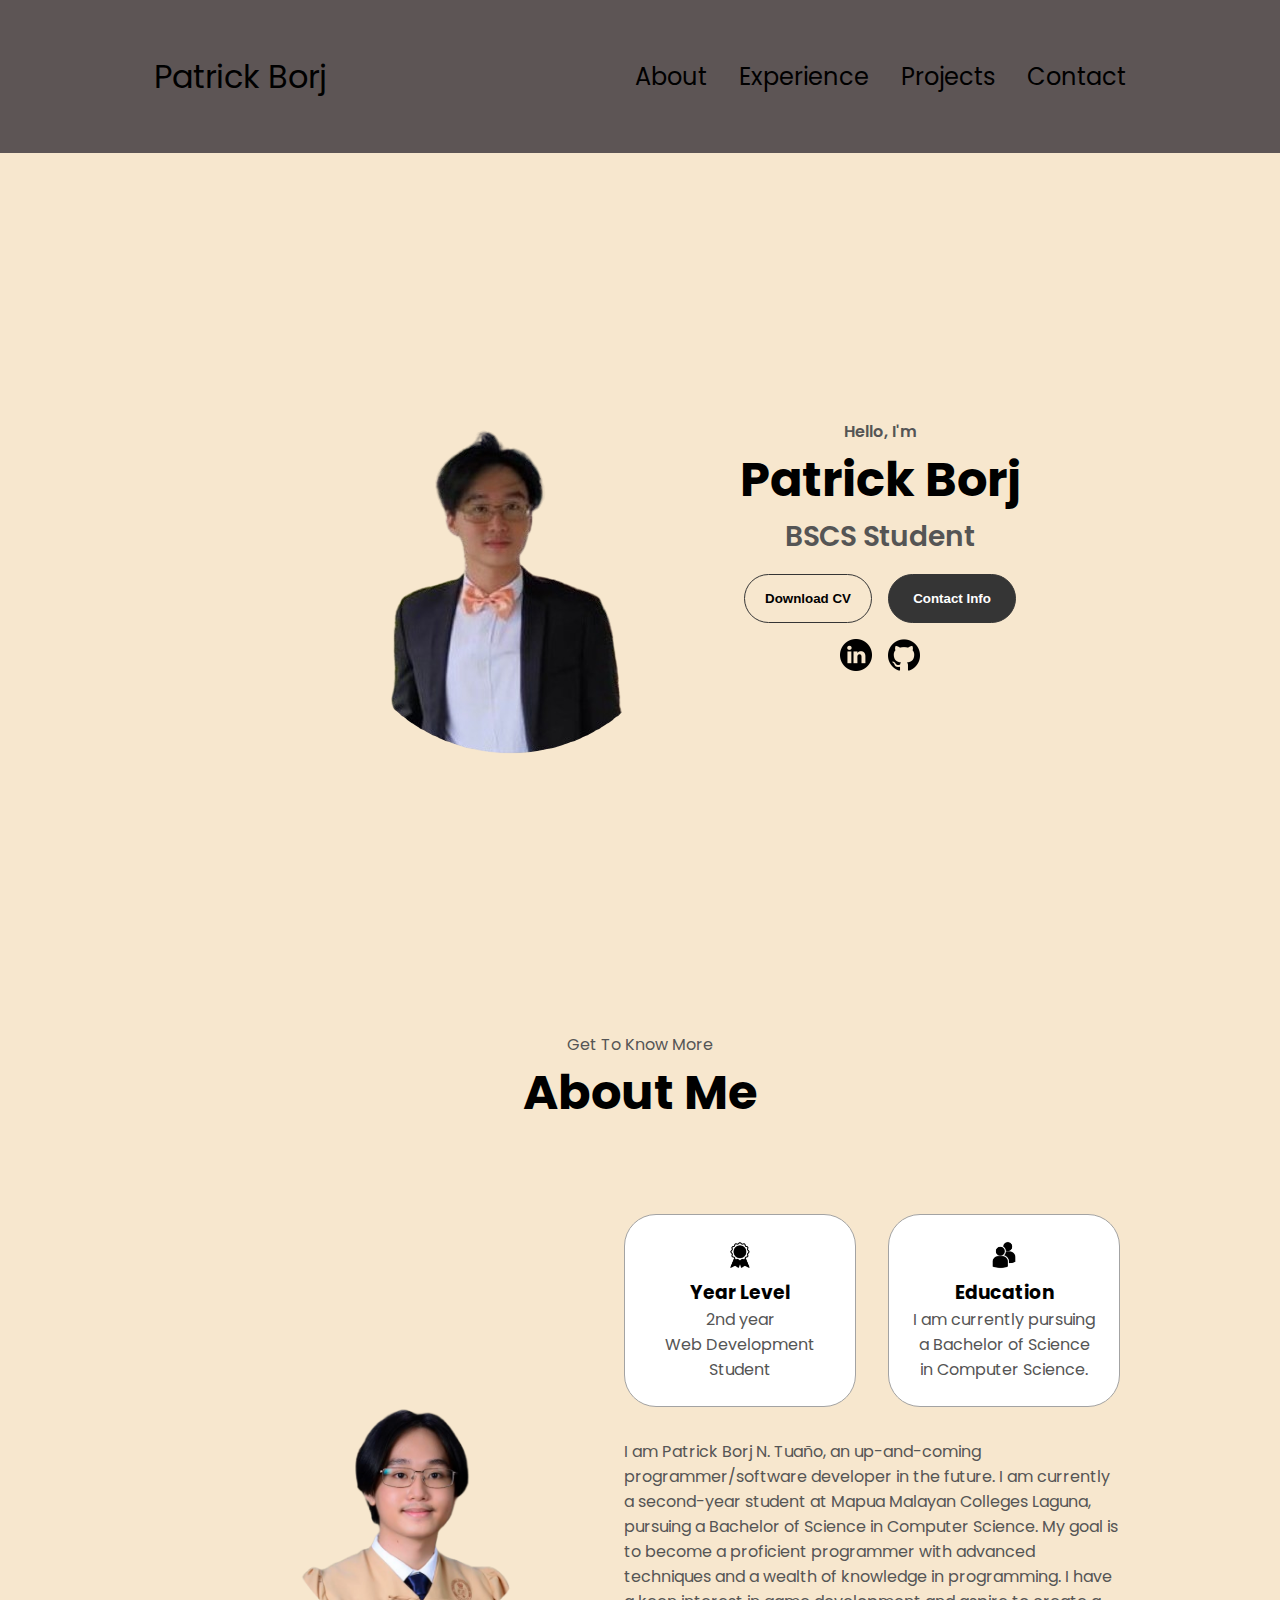
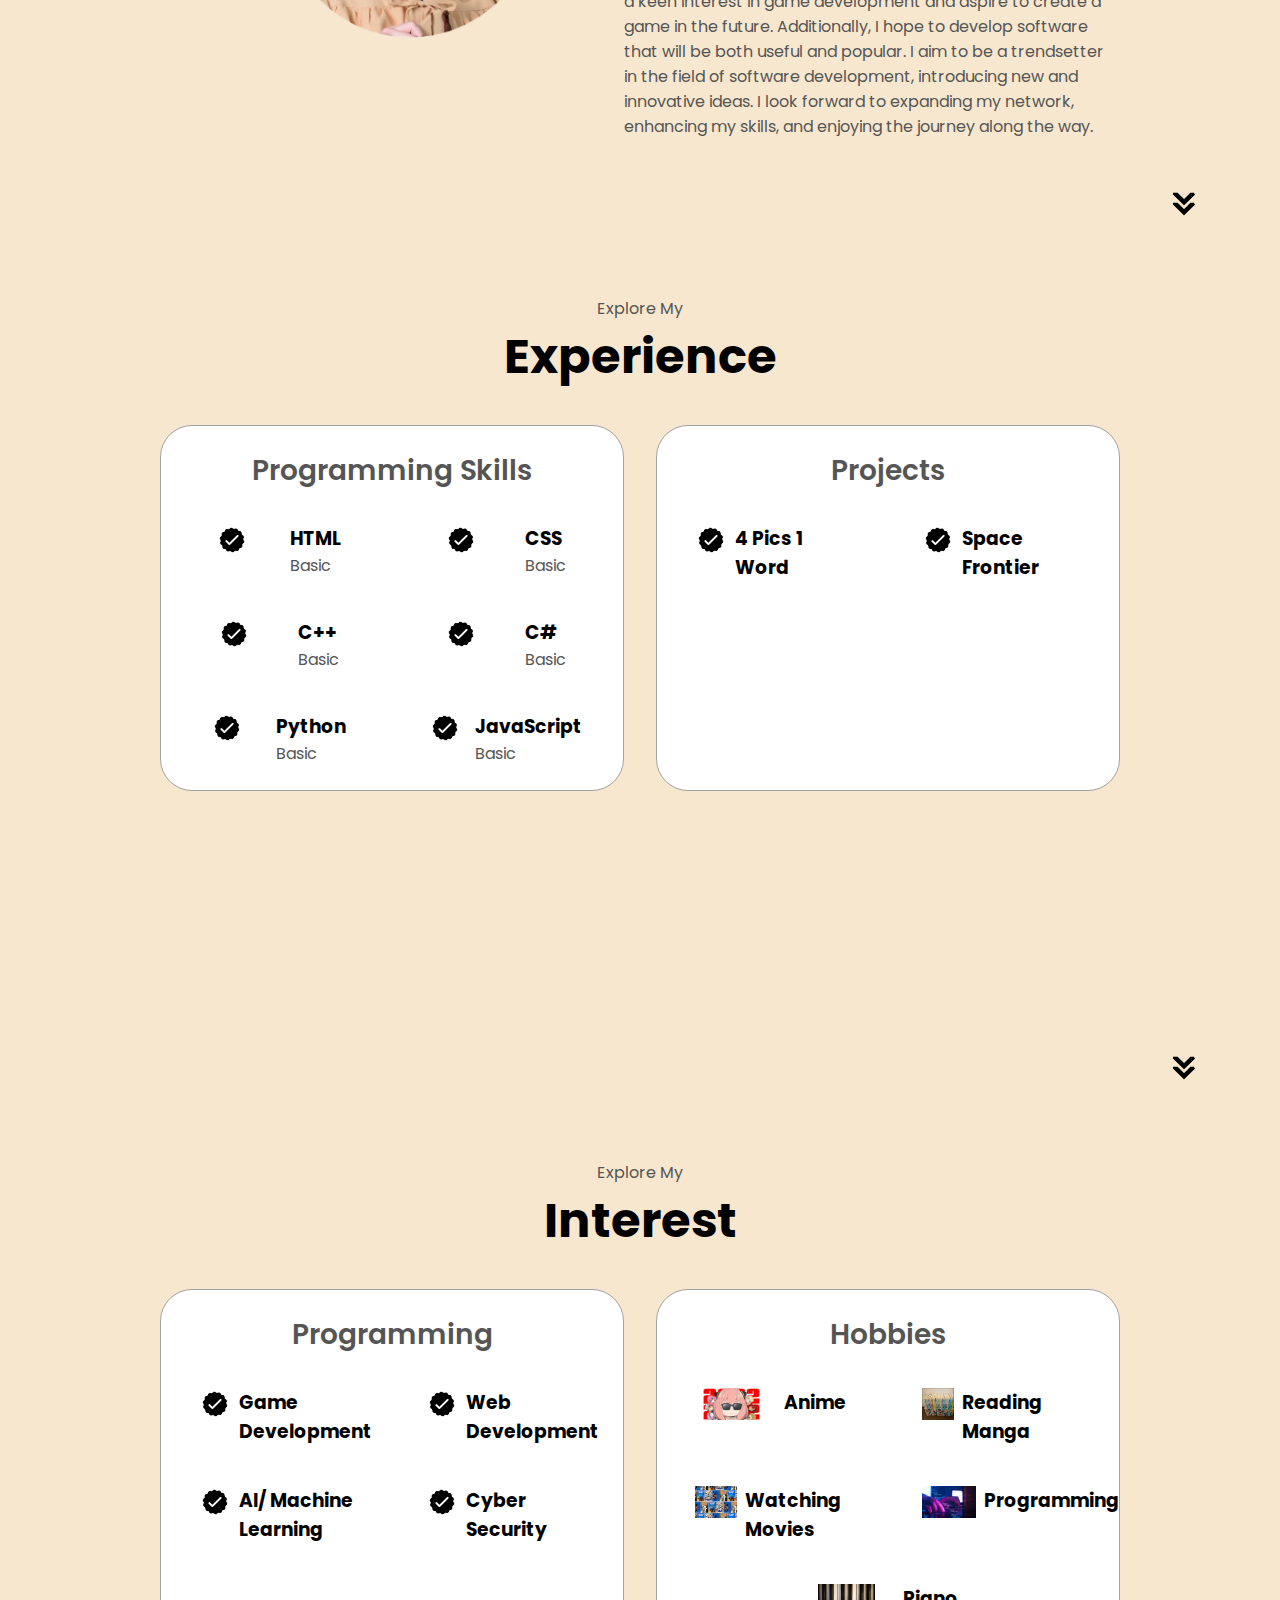
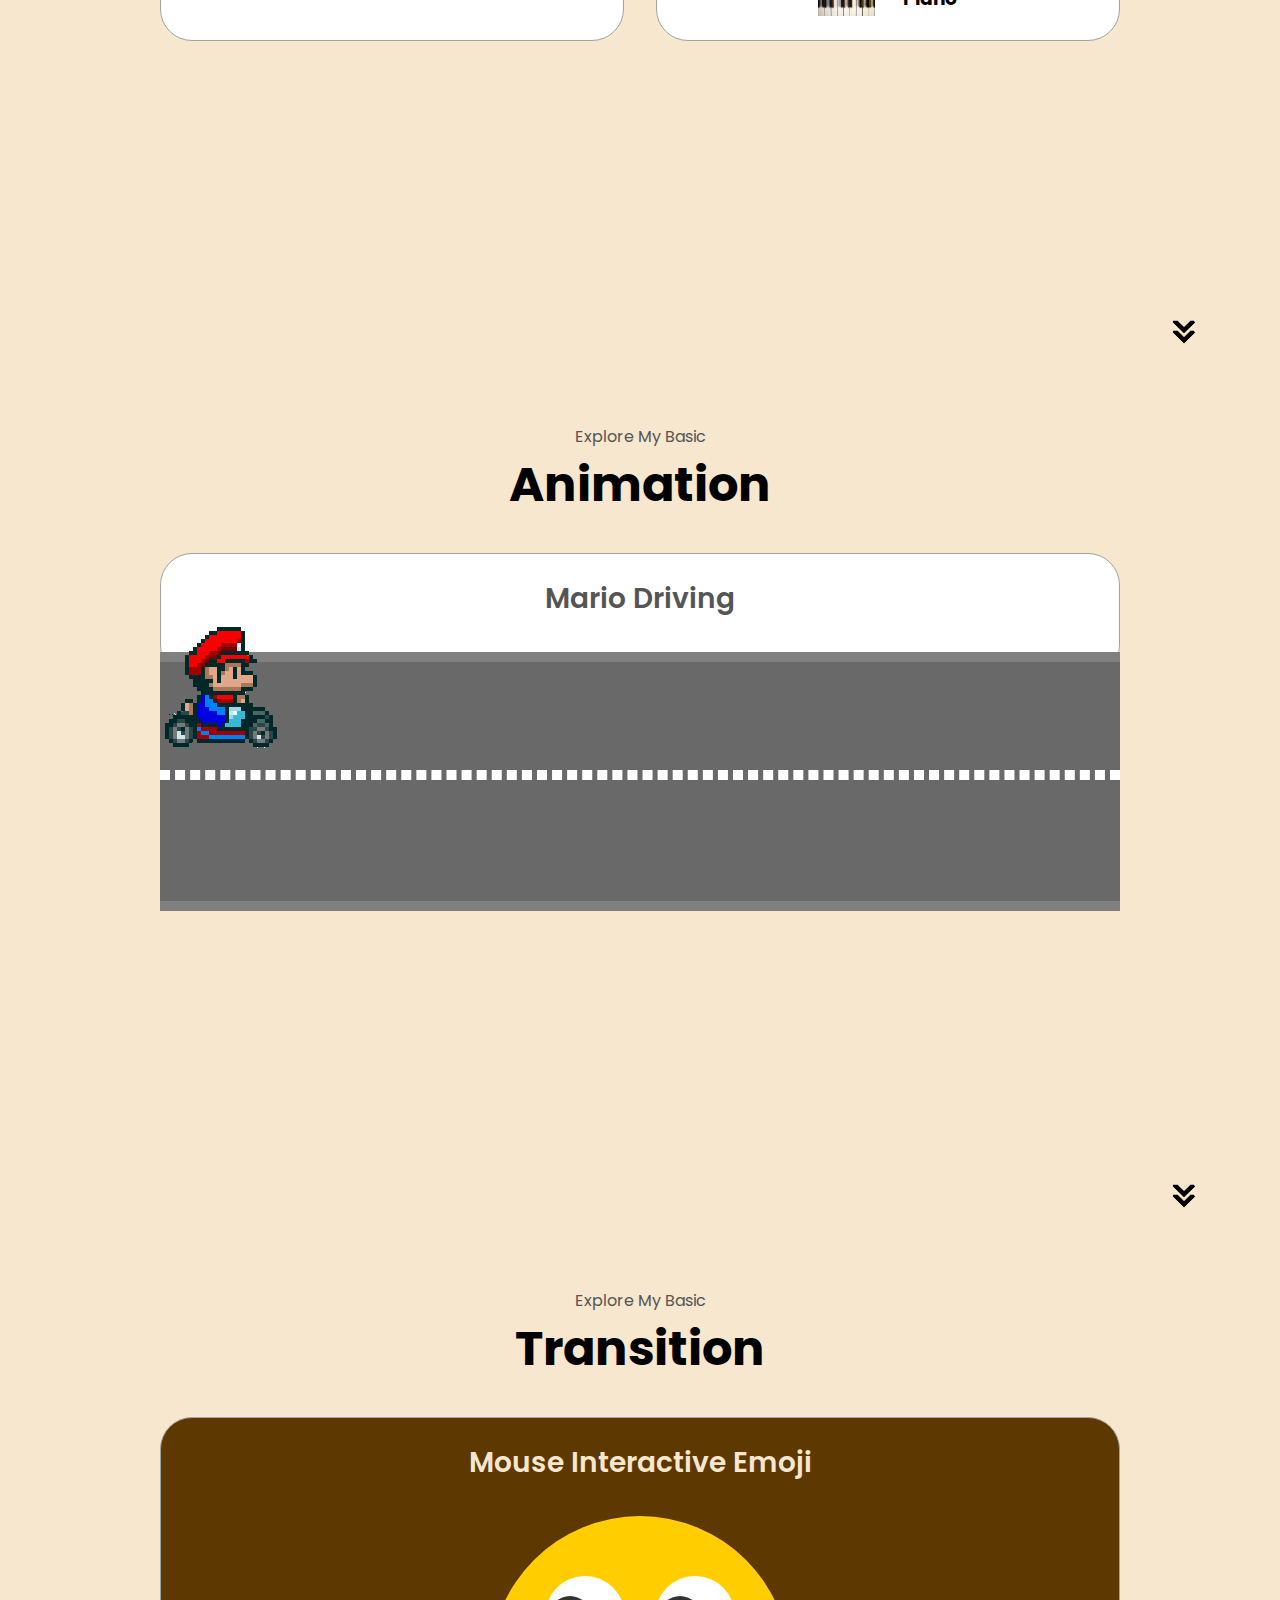
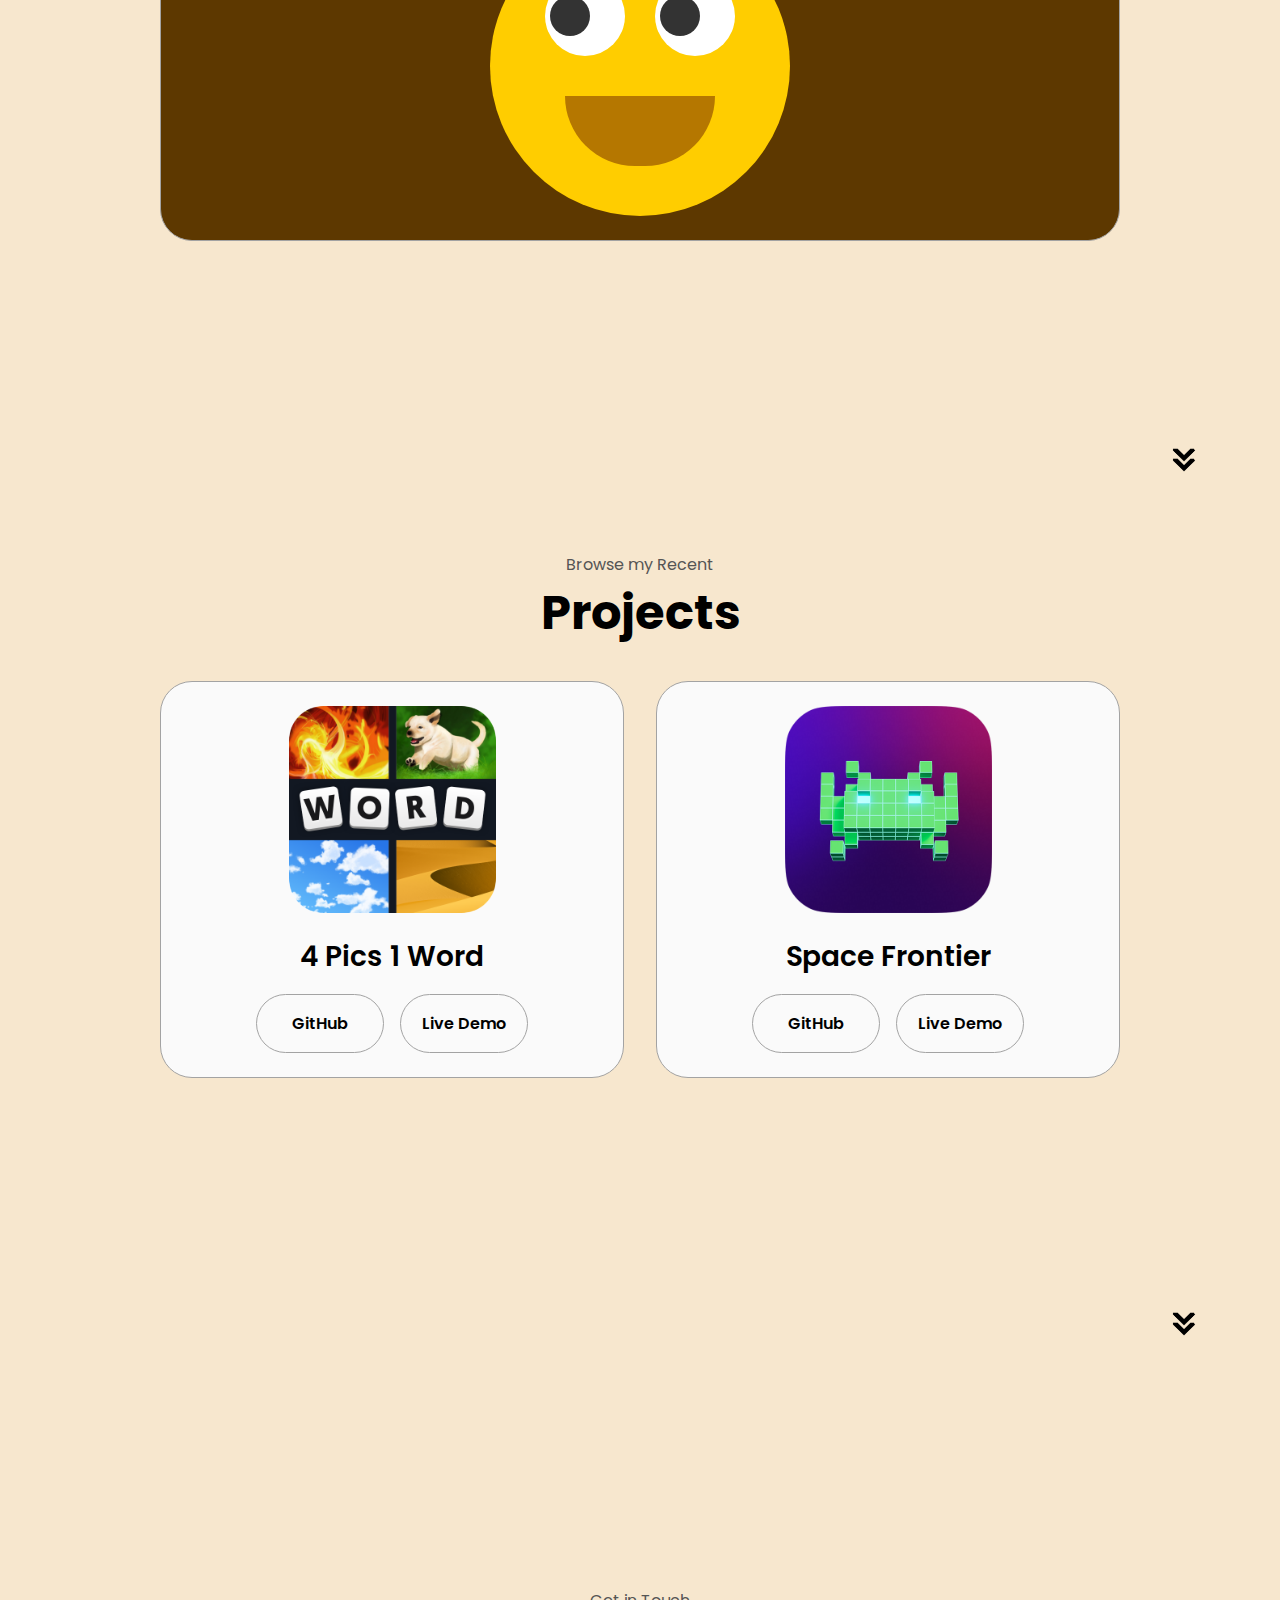
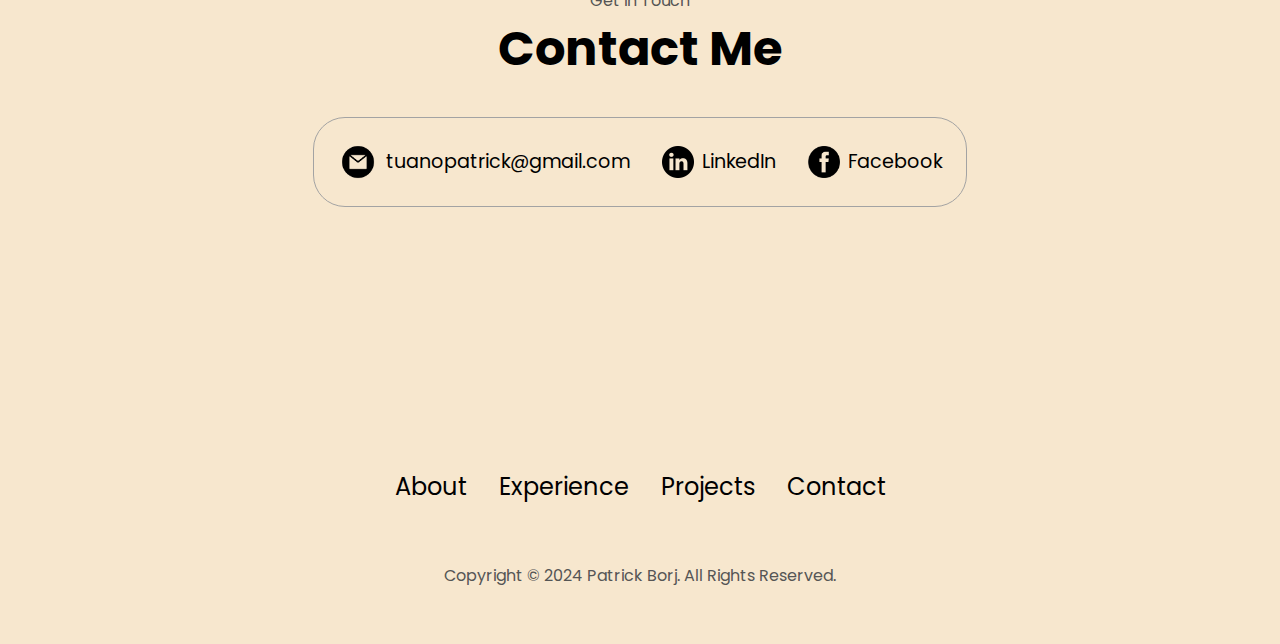
<file: index.html>
<!DOCTYPE html>
<html lang="en">
<head>
    <meta charset="UTF-8">
    <meta name="viewport" content="width=device-width, initial-scale=1.0">
    <title>Document</title>
    <link rel="stylesheet" href = "style.css">
    <link rel="stylesheet" href = "mediaqueries.css">


</head>


<body>
    <nav id ="desktop-nav">
        <div class="logo">Patrick Borj</div>
        <div>
            <ul class = "nav-links">
                <li><a href="#about">About</a></li>
                <li><a href="#experience">Experience</a></li>
                <li><a href="#projects">Projects</a></li>
                <li><a href="#contact">Contact</a></li>
            </ul>
        </div>
    </nav>
    <nav id="hamburger-nav">
        <div class="logo">Patrick Borj</div>
        <div class="hamburger-menu">
            <div class="hamburger-icon" onclick="toggleMenu()">
                <span></span>
                <span></span>
                <span></span>      
            </div>
            <div class="menu-links">
                <li><a href="#about" onclick="toggleMenu()">About</a></li>
                <li><a href="#experience" onclick="toggleMenu()">Experience</a></li>
                <li><a href="#projects" onclick="toggleMenu()">Projects</a></li>
                <li><a href="#contact" onclick="toggleMenu()">Contact</a></li>
            </div>
        </div>
    </nav>
    <section id="profile">
        <div class="section__pic-container">
            <img src="profile_pic.png" alt="Patrick Borj profile" class="profile-image">
        </div>
        <div class="section_text">
            <p class="section__text__p1">Hello, I'm</p>
            <h1 class="title">Patrick Borj</h1>
            <p class="section__text__p2">BSCS Student</p>
            <div class="btn-container">
                <button class="btn btn-color-2" onclick="window.open('Student Athlete Resume.pdf')">Download CV</button>
                <button class="btn btn-color-1" onclick="location.href='#contact'">Contact Info</button>
            </div>
            <div id="socials-container">
                <img src="linkedin.png" alt="LinkedIn Profile" class="icon" onclick="location.href='https://www.linkedin.com/in/patrick-borj-tua%C3%B1o-074460276/'">
                <img src="github.png" alt="Github Profile" class="icon" onclick="location.href='https://github.com/Patrick-Borj-Tuano'">

            </div>
        </div>
    </section>
    <section id="about">
        <p class="section__text__p1">Get To Know More</p>
        <h1 class="title">About Me</h1>
        <div class="section-container">
            <div class="section__pic-container" >
                <img
                src="profile_pic2.png"
                alt="Profile picture"
                class="about-pic profile-image"
                />
            </div>
          <div class="about-details-container">
                <div class="about-containers">
                    <div class="details-container">
                        <img
                        src="experience.png"
                        alt="Experience icon"
                        class="icon"
                        />
                        <h3>Year Level</h3>
                        <p>2nd year <br />Web Development Student</p>
                    </div>
              <div class="details-container">
                    <img
                    src="education.png"
                    alt="Education icon"
                    class="icon"
                    />
                    <h3>Education</h3>
                    <p>I am currently pursuing a Bachelor of Science in Computer Science.</p>
              </div>
            </div>
                <div class="text-container">
                    <p>I am Patrick Borj N. Tuaño, an up-and-coming programmer/software developer in the future. 
                        I am currently a second-year student at Mapua Malayan Colleges Laguna, pursuing a Bachelor 
                        of Science in Computer Science. My goal is to become a proficient programmer with advanced 
                        techniques and a wealth of knowledge in programming. I have a keen interest in game development 
                        and aspire to create a game in the future. Additionally, I hope to develop software that will be 
                        both useful and popular. I aim to be a trendsetter in the field of software development, introducing 
                        new and innovative ideas. I look forward to expanding my network, enhancing my skills, and enjoying 
                        the journey along the way.</p>
                </div>
            </div>
        </div>
        <img src="arrow.png" alt="Arrow Icon" class="icon arrow" onclick="location.href='./#experience'">
    </div>
    </section>

    <section id="experience">
        <p class="section__text__p1">Explore My</p>
        <h1 class="title">Experience</h1>
        <div class="experience-details-container">
            <div class="about-containers">
                <div class="details-container">
                    <h2 class="experience-sub-title">Programming Skills</h2>
                    <div class="article-container">
                        <article>
                            <img src="checkmark.png" alt ="Experience icon" class="icon">
                            <div>
                                <h3>HTML</h3>
                                <p>Basic</p>
                            </div>
                        </article>
                        <article>
                            <img src="checkmark.png" alt ="Experience icon" class="icon">
                            <div>
                                <h3>CSS</h3>
                                <p>Basic</p>
                            </div>
                        </article>
                        <article>
                            <img src="checkmark.png" alt ="Experience icon" class="icon">
                            <div>
                                <h3>C++</h3>
                                <p>Basic</p>
                            </div>
                        </article>
                        <article>
                            <img src="checkmark.png" alt ="Experience icon" class="icon">
                            <div>
                                <h3>C#</h3>
                                <p>Basic</p>
                            </div>
                        </article>
                        <article>
                            <img src="checkmark.png" alt ="Experience icon" class="icon">
                            <div>
                                <h3>Python</h3>
                                <p>Basic</p>
                            </div>
                        </article>
                        <article>
                            <img src="checkmark.png" alt ="Experience icon" class="icon">
                            <div>
                                <h3>JavaScript</h3>
                                <p>Basic</p>
                            </div>
                        </article>
                    </div>
                </div>
                <div class="details-container">
                    <h2 class="experience-sub-title">Projects</h2>
                    <div class="article-container">
                        <article>
                            <img src="checkmark.png" alt ="Experience icon" class="icon">
                            <div>
                                <h3>4 Pics 1 Word</h3>
                            </div>
                        </article>
                        <article>
                            <img src="checkmark.png" alt ="Experience icon" class="icon">
                            <div>
                                <h3>Space Frontier</h3>
                            </div>
                        </article>
                    </div>
                </div>
            </div>    
                    
        </div>
        <img src="arrow.png" alt="Arrow Icon" class="icon arrow" onclick="location.href='./#interest'">
    </section>


    <section id="interest">
        <p class="section__text__p1">Explore My</p>
        <h1 class="title">Interest</h1>
        <div class="experience-details-container">
            <div class="about-containers">
                <div class="details-container">
                    <h2 class="experience-sub-title">Programming</h2>
                    <div class="article-container">
                        <article>
                            <img src="checkmark.png" alt ="Experience icon" class="icon">
                            <div>
                                <h3>Game Development</h3>
                            </div>
                        </article>
                        <article>
                            <img src="checkmark.png" alt ="Experience icon" class="icon">
                            <div>
                                <h3>Web Development</h3>
                            </div>
                        </article>
                        <article>
                            <img src="checkmark.png" alt ="Experience icon" class="icon">
                            <div>
                                <h3>AI/ Machine Learning</h3>
                            </div>
                        </article>
                        <article>
                            <img src="checkmark.png" alt ="Experience icon" class="icon">
                            <div>
                                <h3>Cyber Security</h3>
                            </div>
                        </article>
                    </div>
                </div>
                <div class="details-container">
                    <h2 class="experience-sub-title">Hobbies</h2>
                    <div class="article-container">
                        <article>
                            <img src="anime.png" alt ="Experience icon" class="icon">
                            <div>
                                <h3>Anime</h3>
                            </div>
                        </article>
                        <article>
                            <img src="manga.png" alt ="Experience icon" class="icon">
                            <div>
                                <h3>Reading Manga</h3>
                            </div>
                        </article>
                        <article>
                            <img src="movies.png" alt ="Experience icon" class="icon">
                            <div>
                                <h3>Watching Movies</h3>
                            </div>
                        </article>
                        <article>
                            <img src="programming.png" alt ="Experience icon" class="icon">
                            <div>
                                <h3>Programming</h3>
                            </div>
                        </article>
                        <article>
                            <img src="piano.png" alt ="Experience icon" class="icon">
                            <div>
                                <h3>Piano</h3>
                            </div>
                        </article>
                    </div>
                </div>
        </div>
        <img src="arrow.png" alt="Arrow Icon" class="icon arrow" onclick="location.href='./#animation'">
    </section>


    <section id="animation">
        <p class="section__text__p1">Explore My Basic</p>
        <h1 class="title">Animation</h1>
        <div class="experience-details-container">
            <div class="about-containers ">
                <div class="details-container">
                    <h2 class="experience-sub-title">Mario Driving</h2>
                    <div class="article-container ">                 
                        <div class="sky"></div>
                        <div class="grass"></div>
                        <div class="road">
                            <div class="lines"></div>
                            <img class="mario" src="mario.png">
                    </div>                 
        </div>
        <img src="arrow.png" alt="Arrow Icon" class="icon arrow" onclick="location.href='./#transition'">
    </section>

    <section id="transition">
        <p class="section__text__p1">Explore My Basic</p>
        <h1 class="title">Transition</h1>
        <div class="experience-details-container">
            <div class="about-containers ">
                <div class="details-container face-container">
                    <h2 class="experience-sub-title">Mouse Interactive Emoji</h2>
                    <div class="article-container ">                 
                        <div class ="face">
                            <div class ="eyes">
                                <div class = "eye"></div>
                                <div class = "eye"></div>
                            </div>
                        </div>
                    </div>                 
        </div>
        <img src="arrow.png" alt="Arrow Icon" class="icon arrow" onclick="location.href='./#projects'">
    </section>


    <section id="projects">
        <p class="section__text__p1">Browse my Recent</p>
        <h1 class="title">Projects</h1>
        <div class="experience-details-container">
            <div class="about-containers">
                <div class="details-container color-container">
                    <div class="article container">
                            <img src="project-1.png" alt="Project 1" class="project-img">
                    </div>
                    <h2 class="experience-sub-title project-title">4 Pics 1 Word</h2>
                    <div class="btn-container">
                        <btn class="btn btn-color-2 project-btn" onclick="location.href='https://github.com/Patrick-Borj-Tuano/4_Pics_1_Word.git'">GitHub</btn>
                        <btn class="btn btn-color-2 project-btn" onclick="location.href='https://github.com/Patrick-Borj-Tuano/4_Pics_1_Word.git'">Live Demo</btn>
                    </div>
                </div>
                <div class="details-container color-container">
                    <div class="article container">
                            <img src="project-2.png" alt="Project 2" class="project-img">
                    </div>
                    <h2 class="experience-sub-title project-title">Space Frontier</h2>
                    <div class="btn-container">
                        <btn class="btn btn-color-2 project-btn" onclick="location.href='https://github.com/Patrick-Borj-Tuano/Space_Frontier'">GitHub</btn>
                        <btn class="btn btn-color-2 project-btn" onclick="location.href='https://github.com/Patrick-Borj-Tuano/Space_Frontier'">Live Demo</btn>
                    </div>
                </div>
            </div>
        </div>
        <img src="arrow.png" alt="Arrow Icon" class="icon arrow" onclick="location.href='./#contact'">
    </section>

    <section id="contact">
        <p class="section__text__p1">Get in Touch</p>
        <h1 class="title">Contact Me</h1>
            <div class="contact-info-upper-container">
                <div class="contact-info-container">
                    <img src="email.png" alt="email icon" class="icon contact-icon email-icon">
                    <p><a href="mailto:tuanopatrickborj@gmail.com">tuanopatrick@gmail.com</a></p>
                </div>   
                <div class="contact-info-container">
                    <img src="linkedin.png" alt="linkedin icon" class="icon contact-icon">
                    <p><a href="https://www.linkedin.com/in/patrick-borj-tua%C3%B1o-074460276/">LinkedIn</a></p>
                </div>
                <div class="contact-info-container">
                    <img src="facebook.png" alt="linkedin icon" class="icon contact-icon">
                    <p><a href="https://www.facebook.com/NGNL.00/">Facebook</a></p>
                </div>
            </div>
    </section>

    <footer>
        <nav class = "footer-nav">
            <div class="nav-links-container">
                <ul class = "nav-links">
                    <li><a href="#about">About</a></li>
                    <li><a href="#experience">Experience</a></li>
                    <li><a href="#projects">Projects</a></li>
                    <li><a href="#contact">Contact</a></li>
                </ul>
            </div>
        </nav>
        <p>Copyright &#169; 2024 Patrick Borj. All Rights Reserved.</p>
    </footer>



    <script src ="script.js"></script>
</body>
</html>
</file>
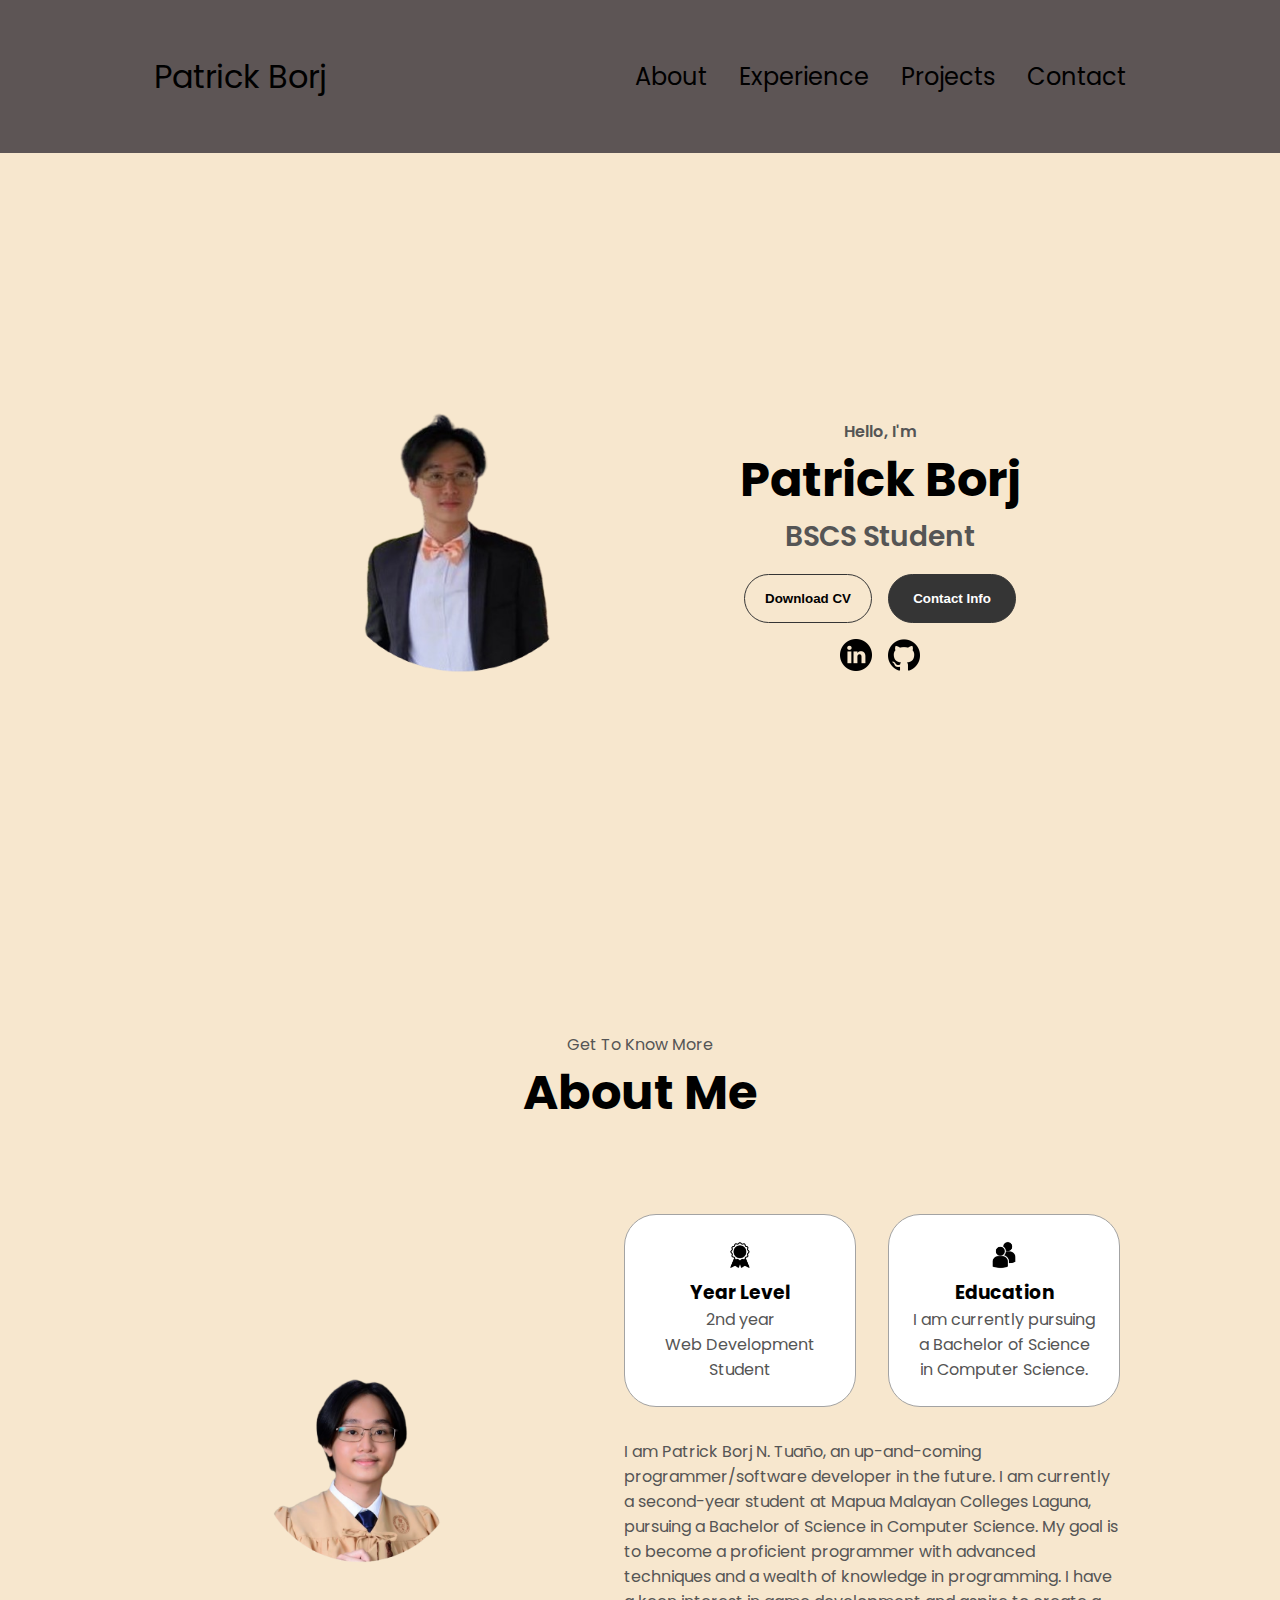
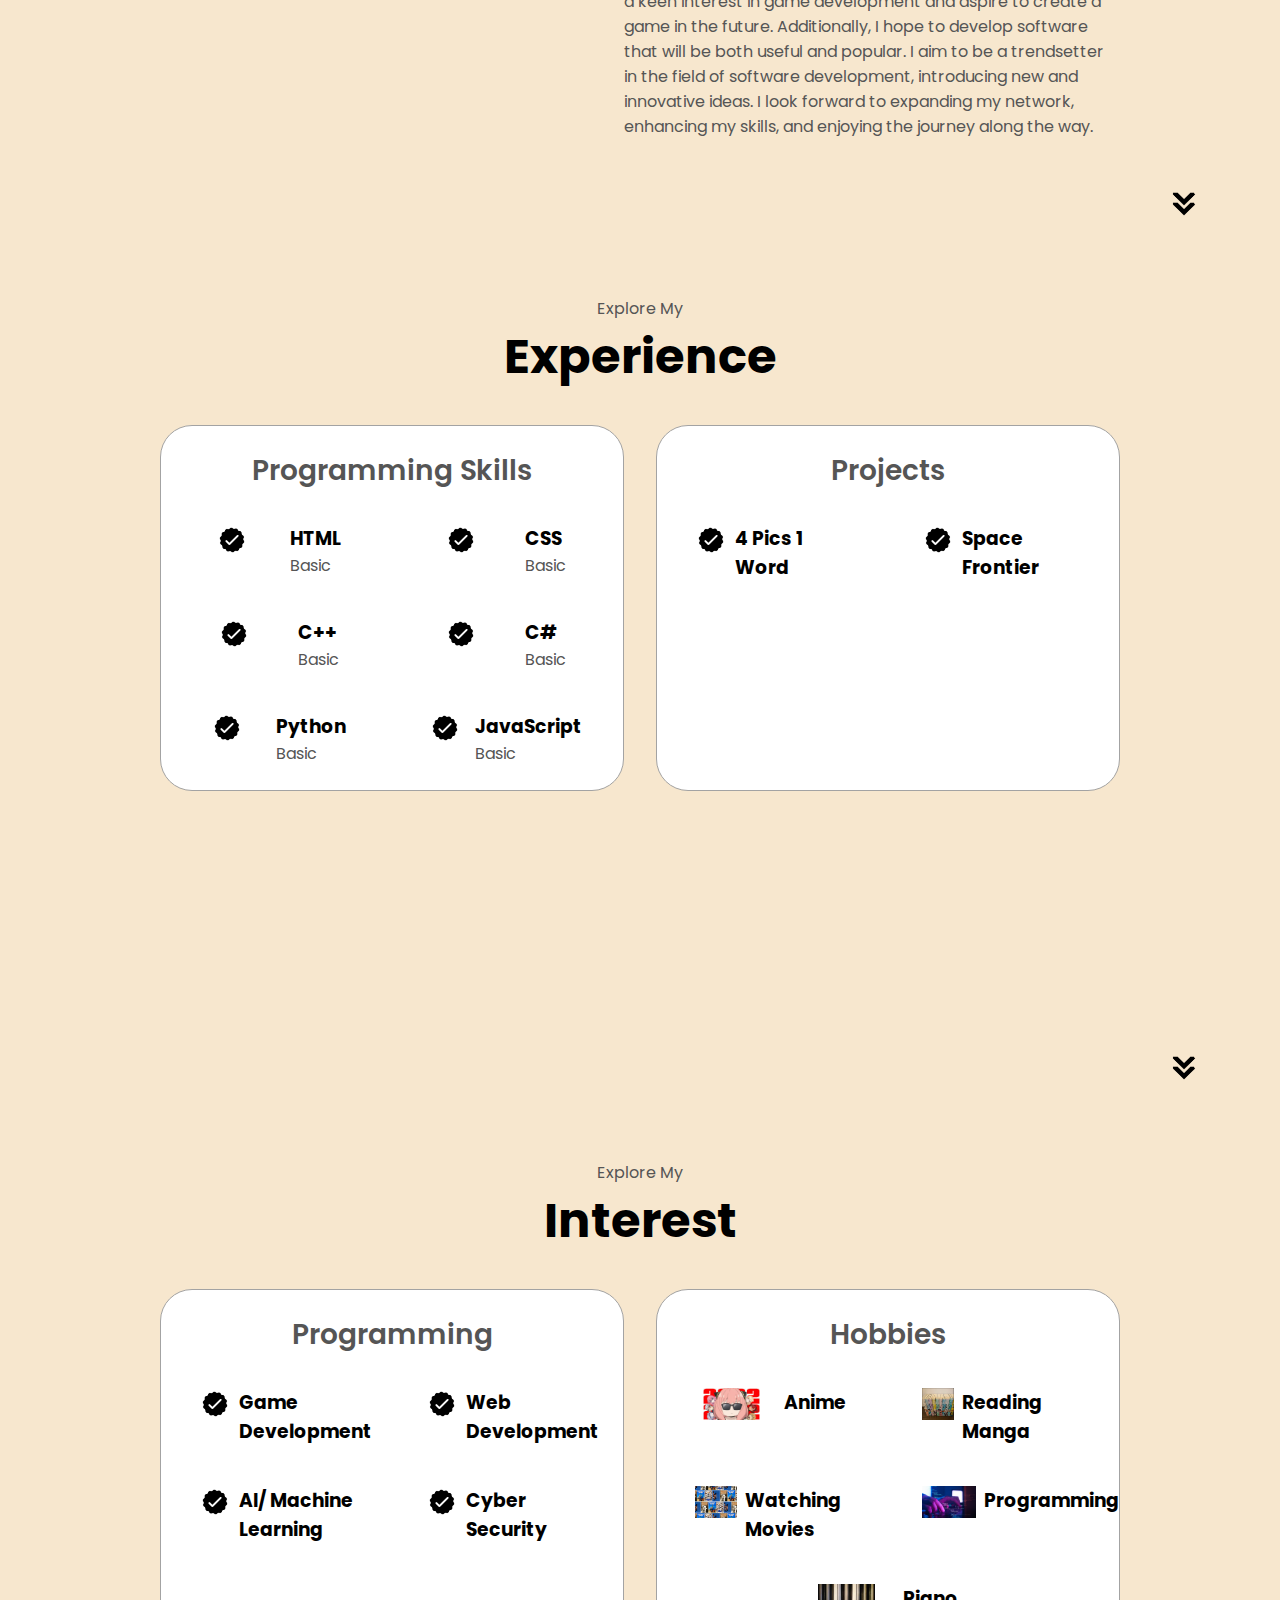
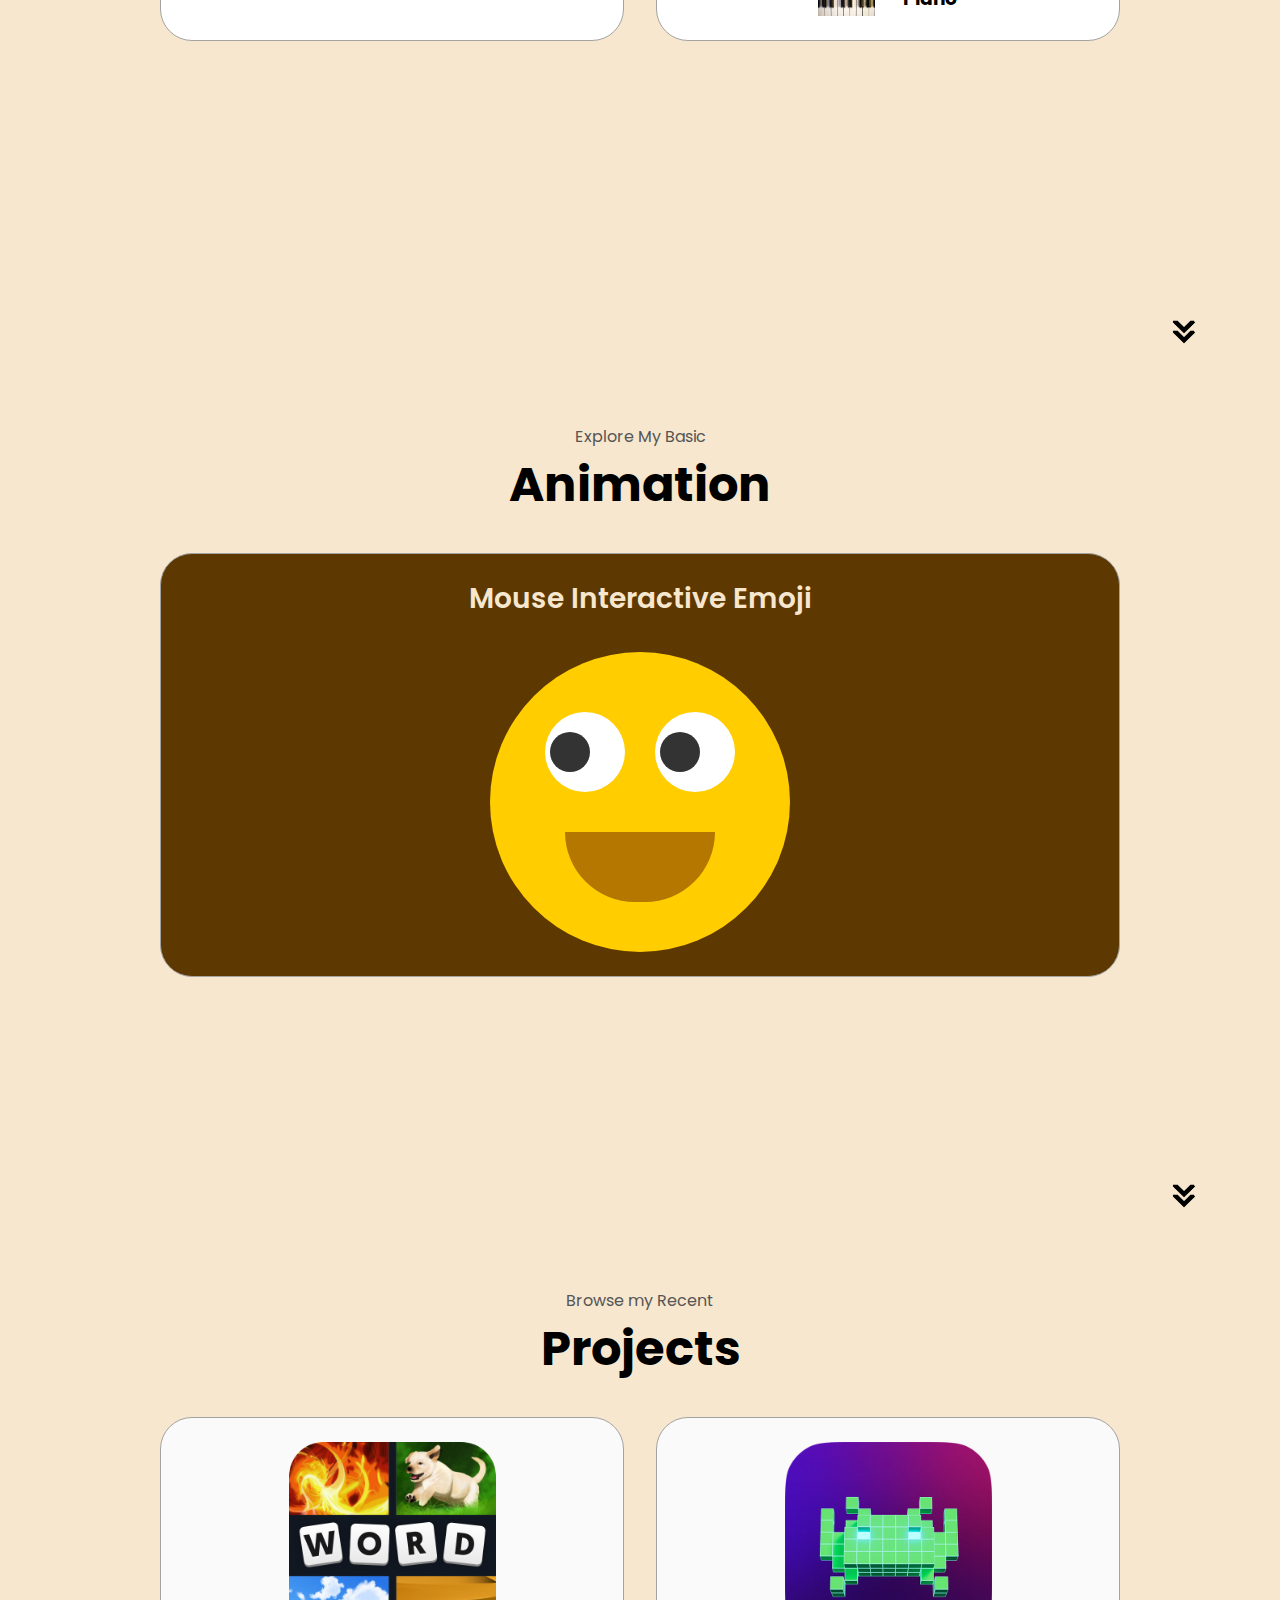
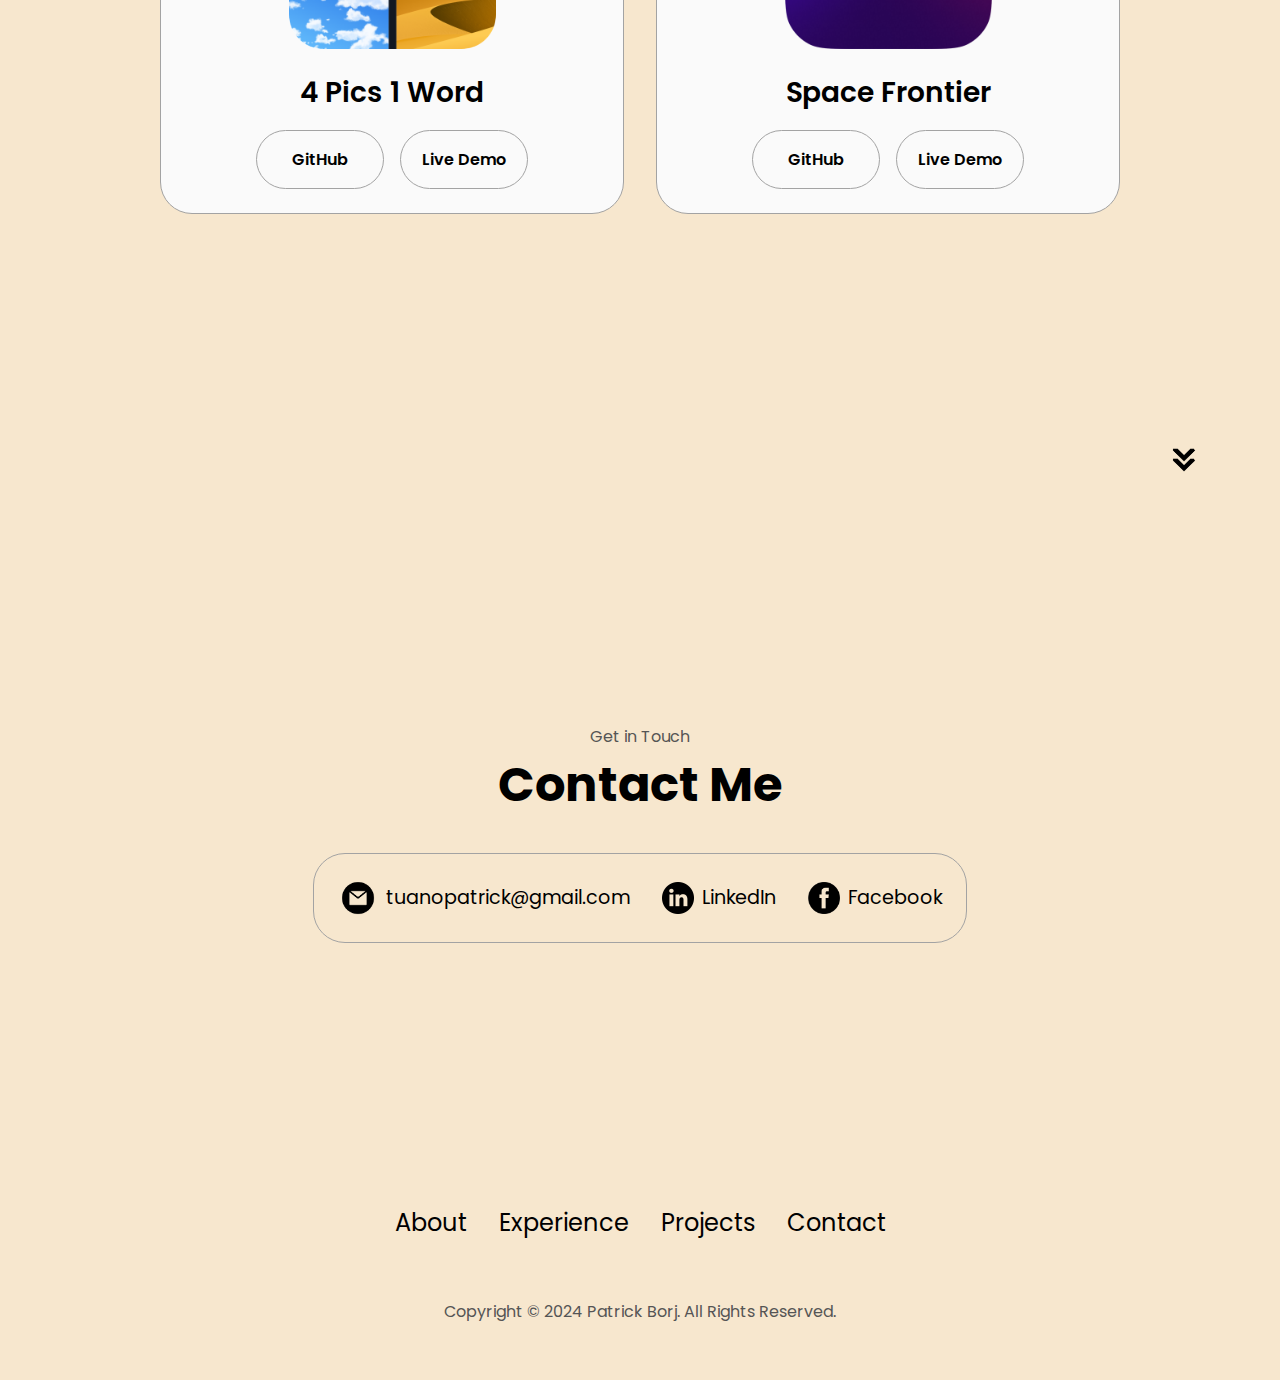
<file: Main File/index.html>
<!DOCTYPE html>
<html lang="en">
<head>
    <meta charset="UTF-8">
    <meta name="viewport" content="width=device-width, initial-scale=1.0">
    <title>Document</title>
    <link rel="stylesheet" href = "style.css">
    <link rel="stylesheet" href = "mediaqueries.css">


</head>


<body>
    <nav id ="desktop-nav">
        <div class="logo">Patrick Borj</div>
        <div>
            <ul class = "nav-links">
                <li><a href="#about">About</a></li>
                <li><a href="#experience">Experience</a></li>
                <li><a href="#projects">Projects</a></li>
                <li><a href="#contact">Contact</a></li>
            </ul>
        </div>
    </nav>
    <nav id="hamburger-nav">
        <div class="logo">Patrick Borj</div>
        <div class="hamburger-menu">
            <div class="hamburger-icon" onclick="toggleMenu()">
                <span></span>
                <span></span>
                <span></span>      
            </div>
            <div class="menu-links">
                <li><a href="#about" onclick="toggleMenu()">About</a></li>
                <li><a href="#experience" onclick="toggleMenu()">Experience</a></li>
                <li><a href="#projects" onclick="toggleMenu()">Projects</a></li>
                <li><a href="#contact" onclick="toggleMenu()">Contact</a></li>
            </div>
        </div>
    </nav>
    <section id="profile">
        <div class="section__pic-container">
            <img src="profile_pic.png" alt="Patrick Borj profile";>
        </div>
        <div class="section_text">
            <p class="section__text__p1">Hello, I'm</p>
            <h1 class="title">Patrick Borj</h1>
            <p class="section__text__p2">BSCS Student</p>
            <div class="btn-container">
                <button class="btn btn-color-2" onclick="window.open('Student Athlete Resume.pdf')">Download CV</button>
                <button class="btn btn-color-1" onclick="location.href='#contact'">Contact Info</button>
            </div>
            <div id="socials-container">
                <img src="linkedin.png" alt="LinkedIn Profile" class="icon" onclick="location.href='https://www.linkedin.com/in/patrick-borj-tua%C3%B1o-074460276/'">
                <img src="github.png" alt="Github Profile" class="icon" onclick="location.href='https://github.com/Patrick-Borj-Tuano'">

            </div>
        </div>
    </section>
    <section id="about">
        <p class="section__text__p1">Get To Know More</p>
        <h1 class="title">About Me</h1>
        <div class="section-container">
            <div class="section__pic-container">
                <img
                src="profile_pic2.png"
                alt="Profile picture"
                class="about-pic"
                />
            </div>
          <div class="about-details-container">
                <div class="about-containers">
                    <div class="details-container">
                        <img
                        src="experience.png"
                        alt="Experience icon"
                        class="icon"
                        />
                        <h3>Year Level</h3>
                        <p>2nd year <br />Web Development Student</p>
                    </div>
              <div class="details-container">
                    <img
                    src="education.png"
                    alt="Education icon"
                    class="icon"
                    />
                    <h3>Education</h3>
                    <p>I am currently pursuing a Bachelor of Science in Computer Science.</p>
              </div>
            </div>
                <div class="text-container">
                    <p>I am Patrick Borj N. Tuaño, an up-and-coming programmer/software developer in the future. 
                        I am currently a second-year student at Mapua Malayan Colleges Laguna, pursuing a Bachelor 
                        of Science in Computer Science. My goal is to become a proficient programmer with advanced 
                        techniques and a wealth of knowledge in programming. I have a keen interest in game development 
                        and aspire to create a game in the future. Additionally, I hope to develop software that will be 
                        both useful and popular. I aim to be a trendsetter in the field of software development, introducing 
                        new and innovative ideas. I look forward to expanding my network, enhancing my skills, and enjoying 
                        the journey along the way.</p>
                </div>
            </div>
        </div>
        <img src="arrow.png" alt="Arrow Icon" class="icon arrow" onclick="location.href='./#experience'">
    </div>
    </section>

    <section id="experience">
        <p class="section__text__p1">Explore My</p>
        <h1 class="title">Experience</h1>
        <div class="experience-details-container">
            <div class="about-containers">
                <div class="details-container">
                    <h2 class="experience-sub-title">Programming Skills</h2>
                    <div class="article-container">
                        <article>
                            <img src="checkmark.png" alt ="Experience icon" class="icon">
                            <div>
                                <h3>HTML</h3>
                                <p>Basic</p>
                            </div>
                        </article>
                        <article>
                            <img src="checkmark.png" alt ="Experience icon" class="icon">
                            <div>
                                <h3>CSS</h3>
                                <p>Basic</p>
                            </div>
                        </article>
                        <article>
                            <img src="checkmark.png" alt ="Experience icon" class="icon">
                            <div>
                                <h3>C++</h3>
                                <p>Basic</p>
                            </div>
                        </article>
                        <article>
                            <img src="checkmark.png" alt ="Experience icon" class="icon">
                            <div>
                                <h3>C#</h3>
                                <p>Basic</p>
                            </div>
                        </article>
                        <article>
                            <img src="checkmark.png" alt ="Experience icon" class="icon">
                            <div>
                                <h3>Python</h3>
                                <p>Basic</p>
                            </div>
                        </article>
                        <article>
                            <img src="checkmark.png" alt ="Experience icon" class="icon">
                            <div>
                                <h3>JavaScript</h3>
                                <p>Basic</p>
                            </div>
                        </article>
                    </div>
                </div>
                <div class="details-container">
                    <h2 class="experience-sub-title">Projects</h2>
                    <div class="article-container">
                        <article>
                            <img src="checkmark.png" alt ="Experience icon" class="icon">
                            <div>
                                <h3>4 Pics 1 Word</h3>
                            </div>
                        </article>
                        <article>
                            <img src="checkmark.png" alt ="Experience icon" class="icon">
                            <div>
                                <h3>Space Frontier</h3>
                            </div>
                        </article>
                    </div>
                </div>
            </div>    
                    
        </div>
        <img src="arrow.png" alt="Arrow Icon" class="icon arrow" onclick="location.href='./#interest'">
    </section>


    <section id="interest">
        <p class="section__text__p1">Explore My</p>
        <h1 class="title">Interest</h1>
        <div class="experience-details-container">
            <div class="about-containers">
                <div class="details-container">
                    <h2 class="experience-sub-title">Programming</h2>
                    <div class="article-container">
                        <article>
                            <img src="checkmark.png" alt ="Experience icon" class="icon">
                            <div>
                                <h3>Game Development</h3>
                            </div>
                        </article>
                        <article>
                            <img src="checkmark.png" alt ="Experience icon" class="icon">
                            <div>
                                <h3>Web Development</h3>
                            </div>
                        </article>
                        <article>
                            <img src="checkmark.png" alt ="Experience icon" class="icon">
                            <div>
                                <h3>AI/ Machine Learning</h3>
                            </div>
                        </article>
                        <article>
                            <img src="checkmark.png" alt ="Experience icon" class="icon">
                            <div>
                                <h3>Cyber Security</h3>
                            </div>
                        </article>
                    </div>
                </div>
                <div class="details-container">
                    <h2 class="experience-sub-title">Hobbies</h2>
                    <div class="article-container">
                        <article>
                            <img src="anime.png" alt ="Experience icon" class="icon">
                            <div>
                                <h3>Anime</h3>
                            </div>
                        </article>
                        <article>
                            <img src="manga.png" alt ="Experience icon" class="icon">
                            <div>
                                <h3>Reading Manga</h3>
                            </div>
                        </article>
                        <article>
                            <img src="movies.png" alt ="Experience icon" class="icon">
                            <div>
                                <h3>Watching Movies</h3>
                            </div>
                        </article>
                        <article>
                            <img src="programming.png" alt ="Experience icon" class="icon">
                            <div>
                                <h3>Programming</h3>
                            </div>
                        </article>
                        <article>
                            <img src="piano.png" alt ="Experience icon" class="icon">
                            <div>
                                <h3>Piano</h3>
                            </div>
                        </article>
                    </div>
                </div>
        </div>
        <img src="arrow.png" alt="Arrow Icon" class="icon arrow" onclick="location.href='./#animation'">
    </section>

    <section id="animation">
        <p class="section__text__p1">Explore My Basic</p>
        <h1 class="title">Animation</h1>
        <div class="experience-details-container">
            <div class="about-containers ">
                <div class="details-container face-container">
                    <h2 class="experience-sub-title">Mouse Interactive Emoji</h2>
                    <div class="article-container ">                 
                        <div class ="face">
                            <div class ="eyes">
                                <div class = "eye"></div>
                                <div class = "eye"></div>
                            </div>
                        </div>
                    </div>
        </div>
        <img src="arrow.png" alt="Arrow Icon" class="icon arrow" onclick="location.href='./#projects'">
    </section>


    <section id="projects">
        <p class="section__text__p1">Browse my Recent</p>
        <h1 class="title">Projects</h1>
        <div class="experience-details-container">
            <div class="about-containers">
                <div class="details-container color-container">
                    <div class="article container">
                            <img src="project-1.png" alt="Project 1" class="project-img">
                    </div>
                    <h2 class="experience-sub-title project-title">4 Pics 1 Word</h2>
                    <div class="btn-container">
                        <btn class="btn btn-color-2 project-btn" onclick="location.href='https://github.com/Patrick-Borj-Tuano/Space_Frontier'">GitHub</btn>
                        <btn class="btn btn-color-2 project-btn" onclick="location.href='https://github.com/Patrick-Borj-Tuano/Space_Frontier'">Live Demo</btn>
                    </div>
                </div>
                <div class="details-container color-container">
                    <div class="article container">
                            <img src="project-2.png" alt="Project 2" class="project-img">
                    </div>
                    <h2 class="experience-sub-title project-title">Space Frontier</h2>
                    <div class="btn-container">
                        <btn class="btn btn-color-2 project-btn" onclick="location.href='https://github.com/Patrick-Borj-Tuano'">GitHub</btn>
                        <btn class="btn btn-color-2 project-btn" onclick="location.href='https://github.com/Patrick-Borj-Tuano'">Live Demo</btn>
                    </div>
                </div>
            </div>
        </div>
        <img src="arrow.png" alt="Arrow Icon" class="icon arrow" onclick="location.href='./#contact'">
    </section>

    <section id="contact">
        <p class="section__text__p1">Get in Touch</p>
        <h1 class="title">Contact Me</h1>
            <div class="contact-info-upper-container">
                <div class="contact-info-container">
                    <img src="email.png" alt="email icon" class="icon contact-icon email-icon">
                    <p><a href="mailto:tuanopatrickborj@gmail.com">tuanopatrick@gmail.com</a></p>
                </div>   
                <div class="contact-info-container">
                    <img src="linkedin.png" alt="linkedin icon" class="icon contact-icon">
                    <p><a href="https://www.linkedin.com/in/patrick-borj-tua%C3%B1o-074460276/">LinkedIn</a></p>
                </div>
                <div class="contact-info-container">
                    <img src="facebook.png" alt="linkedin icon" class="icon contact-icon">
                    <p><a href="https://www.facebook.com/NGNL.00/">Facebook</a></p>
                </div>
            </div>
    </section>

    <footer>
        <nav class = "footer-nav">
            <div class="nav-links-container">
                <ul class = "nav-links">
                    <li><a href="#about">About</a></li>
                    <li><a href="#experience">Experience</a></li>
                    <li><a href="#projects">Projects</a></li>
                    <li><a href="#contact">Contact</a></li>
                </ul>
            </div>
        </nav>
        <p>Copyright &#169; 2024 Patrick Borj. All Rights Reserved.</p>
    </footer>



    <script src ="script.js"></script>
</body>
</html>
</file>
<file: style.css>
/* General Styles */

@import url('https://fonts.googleapis.com/css2?family=Poppins:wght@300;400;500;600&display=swap');


* {
    margin: 0;
    padding: 0;
    box-sizing: border-box;
}

body{
    font-family: 'Poppins', sans-serif;
    background-color: #F7E7CE;
}

html{
    scroll-behavior: smooth;
}

p{
    color:rgb(85, 85, 85)
}

/* Transitions */

a, .btn{
    transition: all 300ms ease;
}

/* DESKTOP NAV */
nav, .nav-links{
    display: flex;
}

nav{
    justify-content: space-around;
    align-items: center;
    height: 17vh;
    background-color: #5d5555
}

.nav-links{
gap: 2rem;
list-style: none;
font-size: 1.5rem;
}

a{
    color:black;
    text-decoration: none;
    text-decoration: 1.5rem;
}

a:hover{
    color:grey;
    text-decoration: underline;
    text-underline-offset: 1rem;
    text-decoration-color: rgb(181,181,181);
}

.logo{
    display: flex;
    font-size: 2rem;
}

.logo:hover{
    cursor:default;
}

/* Hamburger Menu */

#hamburger-nav{
    display:none;
}

.hamburger-menu{
    position: relative;
    display: inline-block;
}

.hamburger-icon{
    display:flex;
    flex-direction:column;
    justify-content: space-between;
    height: 24px;
    width: 30px;
    cursor: pointer;
}

.hamburger-icon span {
    width: 100%;
    height: 2px; 
    background-color: black;
    transition: all 0.3s ease-in-out;
}

.menu-links{
    position: absolute;
    top: 100%;
    right: 0;
    background-color: white;
    width: fit-content;
    max-height: 0;
    overflow: hidden;
    transition: all 0.3 ease-in-out;
}

.menu-links a{
    display: block;
    padding: 10px;
    text-align: center;
    font-size: 1.5 rem;
    color:black;
    text-decoration: none;
    transition: all 0.3 ease-in-out;
}

.menu-links li{
    list-style: none;
}

.menu-links.open{
    max-height: 300px;
}

.hamburger-icon.open span:first-child{
    transform: rotate(45deg) translate(10px,5px);
}
.hamburger-icon.open span:nth-child(2){
    opacity: 0;
}
.hamburger-icon.open span:last-child{
    transform: rotate(-45deg) translate(10px,-5px);
}

.hamburger-icon span:first-child{
    transform: none;
}
.hamburger-icon span:first-child{
    opacity: 1;
}
.hamburger-icon span:first-child{
    transform: none;
}

/* SECTIONS */

section{
    padding-top: 4vh;
    height: 96vh;
    margin: 0 10rem;
    box-sizing: border-box;
    min-height: fit-content;
}

.section-container{
    display:flex;
}

#profile{
    display: flex;
    justify-content: center;
    gap: 5rem;
    height: 80vh;
}

.section__pic-container{
    display:flex;
    height: 400px;
    width: 400px;
    margin: auto 0;
}

.section_text{
    align-self: center;
    text-align: center;
}

.section_text p{
    font-weight: 600;
}

.section__text__p1{
    text-align: center;
}
.section__text__p2{
    font-size: 1.75rem;
    margin-bottom: 1rem;
}

.title{
    font-size: 3rem;
    text-align: center;
}

#socials-container{
    display: flex;
    justify-content: center;
    margin-top: 1rem;
    gap: 1rem;
}

/* ICONS */
.icon{
    cursor: pointer;
    height: 2rem;
}

/* BUTTONS */

.btn-container{
    display:flex;
    justify-content: center;
    gap: 1rem;

}

.btn{
    font-weight: 600;
    transition: all 300ms ease;
    padding: 1rem;
    width: 8rem;
    border-radius: 2rem;
}

.btn-color-1, .btn-color-2{
    border: rgb(53, 53, 53) 0.1rem solid;
}
.btn-color-1:hover, .btn-color-2:hover{
    cursor: pointer
}
.btn-color-1, .btn-color-2:hover{
    background: rgb(53,53,53);
    color: white;
}
.btn-color-1:hover{
    background: rgb(0,0,0);
}
.btn-color-2{
    background: none;
}
.btn-color-2:hover{
    border: rgb(255,255,255) 0.1rem solid;
}

.btn-container{
    gap:1rem;
}

/* ABOUT SECTION */

#about{
    position: relative;
}

.about-containers{
    gap:2rem;
    margin-bottom: 2rem;
    margin-top: 2rem;
}

.about-details-container{
    justify-content: center;
    flex-direction: column;
}

.about-containers, .about-details-container{
    display:flex
}
.about-pic{
    border-radius: 2rem;
}

.arrow{
    position: absolute;
    right: -5rem;
    bottom: 2.5em;
}

.details-container{
    padding:1.5rem;
    flex:1;
    background: white;
    border-radius: 2rem;
    border: rgb(53,53,53) 0.1rem solid;
    border-color: rgb(163,163,163);
    text-align: center;
}

.section-container{
    gap:4rem;
    height: 80%;
}

.section__pic-container{
    height: 400px;
    width: 400px;
    margin: auto 0;
}

/* Experience */

#experience{
    position: relative;
}

.experience-sub-title{
    color: rgb(85, 85, 85);
    font-weight: 600;
    font-size: 1.75rem;
    margin-bottom: 2rem;
}

.experience-details-container{
    display:flex;
    justify-content: center;
    flex-direction: column;
}

.article-container{
    display: flex;
    text-align: initial;
    flex-wrap: wrap;
    flex-direction: row;
    gap:2.5rem;
    justify-content: space-around;
}

article{
    display: flex;
    width: 10rem;
    justify-content: space-around;
    gap: 0.5rem;
}

article.icon{
    cursor:default;
}

/* Projects */
#projects{
    position: relative;
}

.color-container{
    border-color: rgb(163,163,163);
    background: rgb(250,250,250);
}

.project-img{
    border-radius: 2rem;
    width:50%;
    height: 50%;
}

.project-title{
    margin:1rem;
    color:black
}
.project-btn{
    color:black;
    border-color: rgb(163,163,163);
}

/* INTEREST */
#interest{
    position:relative;
}


/* Contact */

#contact{
    display:flex;
    justify-content: center;
    flex-direction: column;
    height: 70vh;
}

.contact-info-upper-container{
    display:flex;
    justify-content: center;
    border-radius: 2rem;
    border:rgb(53,53,53) 0.1rem solid;
    border-color: rgb(163, 163, 163);
    background: (250,250,250);
    margin:2rem auto;
    padding: 0.5rem;
}

.contact-info-container{
    display:flex;
    align-items: center;
    justify-content: center;
    gap: 0.5rem;
    margin: 1rem;
}

.contact-info-container p{
    font-size:larger;
}

.contact-icon{
    cursor:default;
}

.email-icon{
    height: 2.5rem;
}

/* FOOTER */
footer{
    height: 26vh;
    margin: 0 1rem;
    
}

footer p{
    text-align: center;
}

.footer-nav{
    background-color: #F7E7CE;
}

/* EMOJI  */


#animation{
    position:relative;
}

#transition{
    position:relative;
}

.face-container{
    background: #5d3800;
}

.face-container h2{
    color: #F7E7CE;
}

.face{
    position:relative;
    width: 300px;
    height: 300px;
    border-radius: 50%;
    background: #ffcd00;
    display:flex;
    justify-content:center;
    align-items:center
}
.face::before{
    content: '';
    position: absolute;
    top: 180px;
    width: 150px;
    height: 70px;
    background: #b57700;
    border-bottom-left-radius: 70px;
    border-bottom-right-radius: 70px;
    transition: 0.5s;
}

.face:hover::before{
    top: 210px;
    width: 150px;
    height: 20px;
    background: #b57700;
    border-bottom-left-radius: 0px;
    border-bottom-right-radius: 0px;
}

.eyes{
    position:relative;
    top: -50px;
    display:flex;
}

.eyes .eye{
    position:relative;
    width: 80px;
    height:80px;
    display:block;
    background: #fff;
    margin: 0 15px;
    border-radius: 50%;
}

.eyes .eye::before{
    content: '';
    position:absolute;
    top:50%;
    left: 25px;
    transform: translate(-50%,-50%);
    width:40px;
    height:40px;
    background: #333;
    border-radius: 50%;
}

/* Mario */

.grass, .sky, .road{
    position: absolute;
  }
  
  .sky{
    height: 40%;
    background: skyblue;
  }
  
  .grass{
    height: 30%;
    background: seagreen;
  }
  
  .road{
    height: 30%;
    background: dimgrey;
    box-sizing: border-box;
    border-top: 10px solid grey;
    border-bottom: 10px solid grey;
    width: 100%;
  }
  
  .lines{
    box-sizing: border-box;
    border: 5px dashed #fff;
    height: 0px;
    width: 100%;
    position: absolute;
    top: 45%;
  }
  
  /*// ELEMENTS TO ANIMATE //*/
  .mario{
    position: relative;
    top: -40px;
    left: 0px;
    animation-name: drive;
    animation-duration: 3s;
    animation-fill-mode: both;
    animation-iteration-count: infinite;
  }
  
  .profile-image{
    height: 500px;
  }
  
  /*// KEYFRAMES //*/
  @keyframes drive{
    from{ transform: translateX(20%)}
    to{ transform: translateX(1100px)}
  }
</file>
<file: mediaqueries.css>
@media screen and (max-width: 1400px){
    #profile{
        height: 83vh;
        margin-bottom:6rem;
    }
    .about-containers{
        flex-wrap: wrap;
    }
}



@media screen and (max-width: 1200px){
    #desktop-nav{
        display:none;
    }
    #hamburger-nav{
        display: flex;
    }
    #experience, .experience-details-container{
        margin-top: 2rem;
    }
    #profile, .section-container{
        display:block;
    }
    .arrow{
        display:none;
    }
    section, .section-container{
        height: fit-content;
    }
    section{
        margin: 0 5%;
    }
    .section__pic-container{
        width: 275px;
        height:275px;
        margin: 0 auto 2rem;
    }
    .about-containers{
        margin-top:0;
    }
}

@media screen and (max-width: 600px){
    #contact, footer{
        height: 40vh;
    }
    #profile{
        height: 83vh;
        margin-bottom:0;
    }
    article{
        font-size: 1rem;
    }
    footer nav{
        height: fit-content;
        margin-bottom:2rem;
    }

    .about-containers, .contact-info-upper-container, .btn-container{
        flex-wrap: wrap;
    }
    .contact-info-container{
        margin:0;
    }
    .contact-info-container p, .nav-links li a{
        font-size: 1rem;
    }
    .experience-sub-title{
        font-size:1.25rem;
    }
    .logo{
        font-size:1.5rem;
    }
    .nav-links{
        flex-direction: column;
        gap: 0.5rem;
        text-align: center;
    }
    .section__pic-container{
        width: auto;
        height: 46vw;
        justify-content: center;
    }
    .section__text__p2{
        font-size: 1.25rem;
    }

    .title{
        font-size:2rem;
    }
    .text-container{
        text-align: justify;
    }
}
</file>
<file: Main File/style.css>
/* General Styles */

@import url('https://fonts.googleapis.com/css2?family=Poppins:wght@300;400;500;600&display=swap');


* {
    margin: 0;
    padding: 0;
    box-sizing: border-box;
}

body{
    font-family: 'Poppins', sans-serif;
    background-color: #F7E7CE;
}

html{
    scroll-behavior: smooth;
}

p{
    color:rgb(85, 85, 85)
}

/* Transitions */

a, .btn{
    transition: all 300ms ease;
}

/* DESKTOP NAV */
nav, .nav-links{
    display: flex;
}

nav{
    justify-content: space-around;
    align-items: center;
    height: 17vh;
    background-color: #5d5555
}

.nav-links{
gap: 2rem;
list-style: none;
font-size: 1.5rem;
}

a{
    color:black;
    text-decoration: none;
    text-decoration: 1.5rem;
}

a:hover{
    color:grey;
    text-decoration: underline;
    text-underline-offset: 1rem;
    text-decoration-color: rgb(181,181,181);
}

.logo{
    display: flex;
    font-size: 2rem;
}

.logo:hover{
    cursor:default;
}

/* Hamburger Menu */

#hamburger-nav{
    display:none;
}

.hamburger-menu{
    position: relative;
    display: inline-block;
}

.hamburger-icon{
    display:flex;
    flex-direction:column;
    justify-content: space-between;
    height: 24px;
    width: 30px;
    cursor: pointer;
}

.hamburger-icon span {
    width: 100%;
    height: 2px; 
    background-color: black;
    transition: all 0.3s ease-in-out;
}

.menu-links{
    position: absolute;
    top: 100%;
    right: 0;
    background-color: white;
    width: fit-content;
    max-height: 0;
    overflow: hidden;
    transition: all 0.3 ease-in-out;
}

.menu-links a{
    display: block;
    padding: 10px;
    text-align: center;
    font-size: 1.5 rem;
    color:black;
    text-decoration: none;
    transition: all 0.3 ease-in-out;
}

.menu-links li{
    list-style: none;
}

.menu-links.open{
    max-height: 300px;
}

.hamburger-icon.open span:first-child{
    transform: rotate(45deg) translate(10px,5px);
}
.hamburger-icon.open span:nth-child(2){
    opacity: 0;
}
.hamburger-icon.open span:last-child{
    transform: rotate(-45deg) translate(10px,-5px);
}

.hamburger-icon span:first-child{
    transform: none;
}
.hamburger-icon span:first-child{
    opacity: 1;
}
.hamburger-icon span:first-child{
    transform: none;
}

/* SECTIONS */

section{
    padding-top: 4vh;
    height: 96vh;
    margin: 0 10rem;
    box-sizing: border-box;
    min-height: fit-content;
}

.section-container{
    display:flex;
}

#profile{
    display: flex;
    justify-content: center;
    gap: 5rem;
    height: 80vh;
}

.section__pic-container{
    display:flex;
    height: 400px;
    width: 400px;
    margin: auto 0;
}

.section_text{
    align-self: center;
    text-align: center;
}

.section_text p{
    font-weight: 600;
}

.section__text__p1{
    text-align: center;
}
.section__text__p2{
    font-size: 1.75rem;
    margin-bottom: 1rem;
}

.title{
    font-size: 3rem;
    text-align: center;
}

#socials-container{
    display: flex;
    justify-content: center;
    margin-top: 1rem;
    gap: 1rem;
}

/* ICONS */
.icon{
    cursor: pointer;
    height: 2rem;
}

/* BUTTONS */

.btn-container{
    display:flex;
    justify-content: center;
    gap: 1rem;

}

.btn{
    font-weight: 600;
    transition: all 300ms ease;
    padding: 1rem;
    width: 8rem;
    border-radius: 2rem;
}

.btn-color-1, .btn-color-2{
    border: rgb(53, 53, 53) 0.1rem solid;
}
.btn-color-1:hover, .btn-color-2:hover{
    cursor: pointer
}
.btn-color-1, .btn-color-2:hover{
    background: rgb(53,53,53);
    color: white;
}
.btn-color-1:hover{
    background: rgb(0,0,0);
}
.btn-color-2{
    background: none;
}
.btn-color-2:hover{
    border: rgb(255,255,255) 0.1rem solid;
}

.btn-container{
    gap:1rem;
}

/* ABOUT SECTION */

#about{
    position: relative;
}

.about-containers{
    gap:2rem;
    margin-bottom: 2rem;
    margin-top: 2rem;
}

.about-details-container{
    justify-content: center;
    flex-direction: column;
}

.about-containers, .about-details-container{
    display:flex
}
.about-pic{
    border-radius: 2rem;
}

.arrow{
    position: absolute;
    right: -5rem;
    bottom: 2.5em;
}

.details-container{
    padding:1.5rem;
    flex:1;
    background: white;
    border-radius: 2rem;
    border: rgb(53,53,53) 0.1rem solid;
    border-color: rgb(163,163,163);
    text-align: center;
}

.section-container{
    gap:4rem;
    height: 80%;
}

.section__pic-container{
    height: 400px;
    width: 400px;
    margin: auto 0;
}

/* Experience */

#experience{
    position: relative;
}

.experience-sub-title{
    color: rgb(85, 85, 85);
    font-weight: 600;
    font-size: 1.75rem;
    margin-bottom: 2rem;
}

.experience-details-container{
    display:flex;
    justify-content: center;
    flex-direction: column;
}

.article-container{
    display: flex;
    text-align: initial;
    flex-wrap: wrap;
    flex-direction: row;
    gap:2.5rem;
    justify-content: space-around;
}

article{
    display: flex;
    width: 10rem;
    justify-content: space-around;
    gap: 0.5rem;
}

article.icon{
    cursor:default;
}

/* Projects */
#projects{
    position: relative;
}

.color-container{
    border-color: rgb(163,163,163);
    background: rgb(250,250,250);
}

.project-img{
    border-radius: 2rem;
    width:50%;
    height: 50%;
}

.project-title{
    margin:1rem;
    color:black
}
.project-btn{
    color:black;
    border-color: rgb(163,163,163);
}

/* INTEREST */
#interest{
    position:relative;
}


/* Contact */

#contact{
    display:flex;
    justify-content: center;
    flex-direction: column;
    height: 70vh;
}

.contact-info-upper-container{
    display:flex;
    justify-content: center;
    border-radius: 2rem;
    border:rgb(53,53,53) 0.1rem solid;
    border-color: rgb(163, 163, 163);
    background: (250,250,250);
    margin:2rem auto;
    padding: 0.5rem;
}

.contact-info-container{
    display:flex;
    align-items: center;
    justify-content: center;
    gap: 0.5rem;
    margin: 1rem;
}

.contact-info-container p{
    font-size:larger;
}

.contact-icon{
    cursor:default;
}

.email-icon{
    height: 2.5rem;
}

/* FOOTER */
footer{
    height: 26vh;
    margin: 0 1rem;
    
}

footer p{
    text-align: center;
}

.footer-nav{
    background-color: #F7E7CE;
}

/* EMOJI  */


#animation{
    position:relative;
}

.face-container{
    background: #5d3800;
}

.face-container h2{
    color: #F7E7CE;
}

.face{
    position:relative;
    width: 300px;
    height: 300px;
    border-radius: 50%;
    background: #ffcd00;
    display:flex;
    justify-content:center;
    align-items:center
}
.face::before{
    content: '';
    position: absolute;
    top: 180px;
    width: 150px;
    height: 70px;
    background: #b57700;
    border-bottom-left-radius: 70px;
    border-bottom-right-radius: 70px;
    transition: 0.5s;
}

.face:hover::before{
    top: 210px;
    width: 150px;
    height: 20px;
    background: #b57700;
    border-bottom-left-radius: 0px;
    border-bottom-right-radius: 0px;
}

.eyes{
    position:relative;
    top: -50px;
    display:flex;
}

.eyes .eye{
    position:relative;
    width: 80px;
    height:80px;
    display:block;
    background: #fff;
    margin: 0 15px;
    border-radius: 50%;
}

.eyes .eye::before{
    content: '';
    position:absolute;
    top:50%;
    left: 25px;
    transform: translate(-50%,-50%);
    width:40px;
    height:40px;
    background: #333;
    border-radius: 50%;
}
</file>
<file: Main File/mediaqueries.css>
@media screen and (max-width: 1400px){
    #profile{
        height: 83vh;
        margin-bottom:6rem;
    }
    .about-containers{
        flex-wrap: wrap;
    }
}



@media screen and (max-width: 1200px){
    #desktop-nav{
        display:none;
    }
    #hamburger-nav{
        display: flex;
    }
    #experience, .experience-details-container{
        margin-top: 2rem;
    }
    #profile, .section-container{
        display:block;
    }
    .arrow{
        display:none;
    }
    section, .section-container{
        height: fit-content;
    }
    section{
        margin: 0 5%;
    }
    .section__pic-container{
        width: 275px;
        height:275px;
        margin: 0 auto 2rem;
    }
    .about-containers{
        margin-top:0;
    }
}

@media screen and (max-width: 600px){
    #contact, footer{
        height: 40vh;
    }
    #profile{
        height: 83vh;
        margin-bottom:0;
    }
    article{
        font-size: 1rem;
    }
    footer nav{
        height: fit-content;
        margin-bottom:2rem;
    }

    .about-containers, .contact-info-upper-container, .btn-container{
        flex-wrap: wrap;
    }
    .contact-info-container{
        margin:0;
    }
    .contact-info-container p, .nav-links li a{
        font-size: 1rem;
    }
    .experience-sub-title{
        font-size:1.25rem;
    }
    .logo{
        font-size:1.5rem;
    }
    .nav-links{
        flex-direction: column;
        gap: 0.5rem;
        text-align: center;
    }
    .section__pic-container{
        width: auto;
        height: 46vw;
        justify-content: center;
    }
    .section__text__p2{
        font-size: 1.25rem;
    }

    .title{
        font-size:2rem;
    }
    .text-container{
        text-align: justify;
    }
}
</file>
